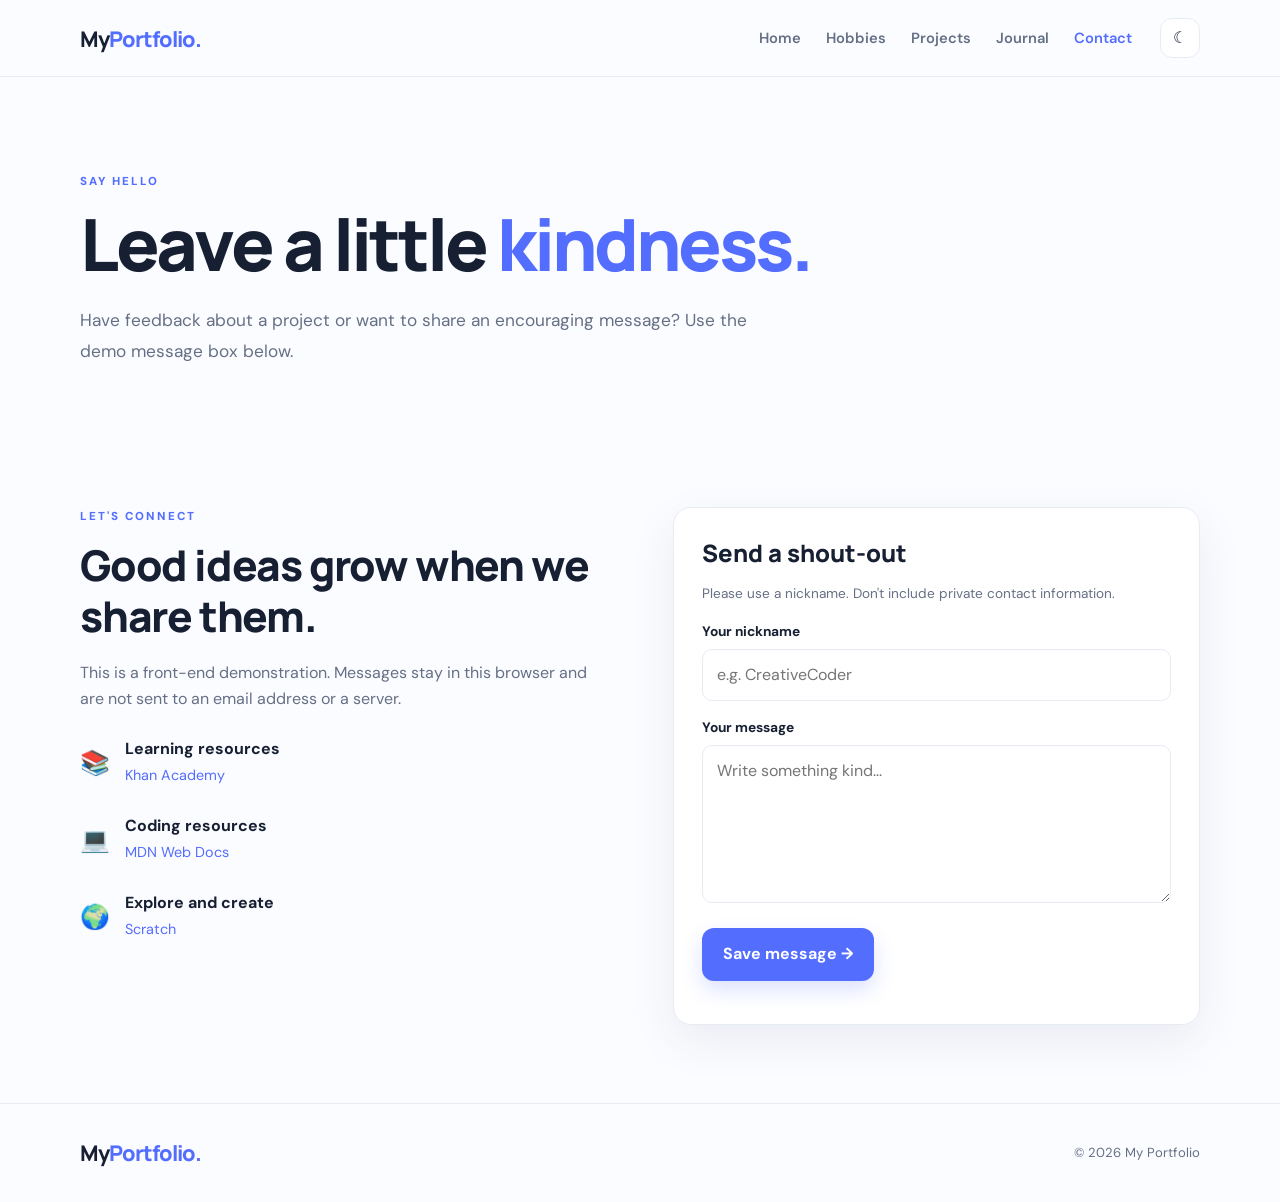
<file: contact.html>
<!Author:Abhivaadya Sharma>
<!DOCTYPE html>
<html lang="en">
<head><meta charset="UTF-8"><meta name="viewport" content="width=device-width, initial-scale=1.0"><title>Contact | My Portfolio</title><link rel="stylesheet" href="css/style.css"><script src="js/script.js" defer></script></head>
<body>
<header class="site-header" id="top"><nav class="navbar container" aria-label="Main navigation"><a class="brand" href="index.html">My<span>Portfolio.</span></a><button class="menu-toggle" aria-label="Toggle navigation" aria-expanded="false">☰</button><div class="nav-links"><a href="index.html">Home</a><a href="hobbies.html">Hobbies</a><a href="projects.html">Projects</a><a href="journal.html">Journal</a><a class="active" href="contact.html">Contact</a></div><button class="theme-toggle" aria-label="Toggle dark mode">☾</button></nav></header>
<main>
<section class="page-hero container"><p class="eyebrow">SAY HELLO</p><h1>Leave a little <span>kindness.</span></h1><p class="lead">Have feedback about a project or want to share an encouraging message? Use the demo message box below.</p></section>
<section class="section container contact-layout">
  <div class="contact-intro"><p class="eyebrow">LET'S CONNECT</p><h2>Good ideas grow when we share them.</h2><p>This is a front-end demonstration. Messages stay in this browser and are not sent to an email address or a server.</p><div class="contact-detail"><span>📚</span><div><strong>Learning resources</strong><p><a href="https://www.khanacademy.org/" target="_blank" rel="noopener noreferrer">Khan Academy</a></p></div></div><div class="contact-detail"><span>💻</span><div><strong>Coding resources</strong><p><a href="https://developer.mozilla.org/" target="_blank" rel="noopener noreferrer">MDN Web Docs</a></p></div></div><div class="contact-detail"><span>🌍</span><div><strong>Explore and create</strong><p><a href="https://scratch.mit.edu/" target="_blank" rel="noopener noreferrer">Scratch</a></p></div></div></div>
  <form class="contact-form" id="contact-form"><h2>Send a shout-out</h2><p class="form-note">Please use a nickname. Don't include private contact information.</p><label for="sender-name">Your nickname</label><input id="sender-name" name="name" maxlength="30" required placeholder="e.g. CreativeCoder"><label for="sender-message">Your message</label><textarea id="sender-message" name="message" rows="5" maxlength="300" required placeholder="Write something kind..."></textarea><button class="button primary" type="submit">Save message →</button><p id="form-status" class="form-status" role="status"></p><div id="saved-messages" class="saved-messages"></div></form>
</section>
</main>
<footer class="site-footer"><div class="container footer-inner"><a class="brand" href="index.html">My<span>Portfolio.</span></a><p>© <span class="year"></span> My Portfolio</p></div></footer><button class="back-to-top" aria-label="Back to top">↑</button>
</body></html>
</file>
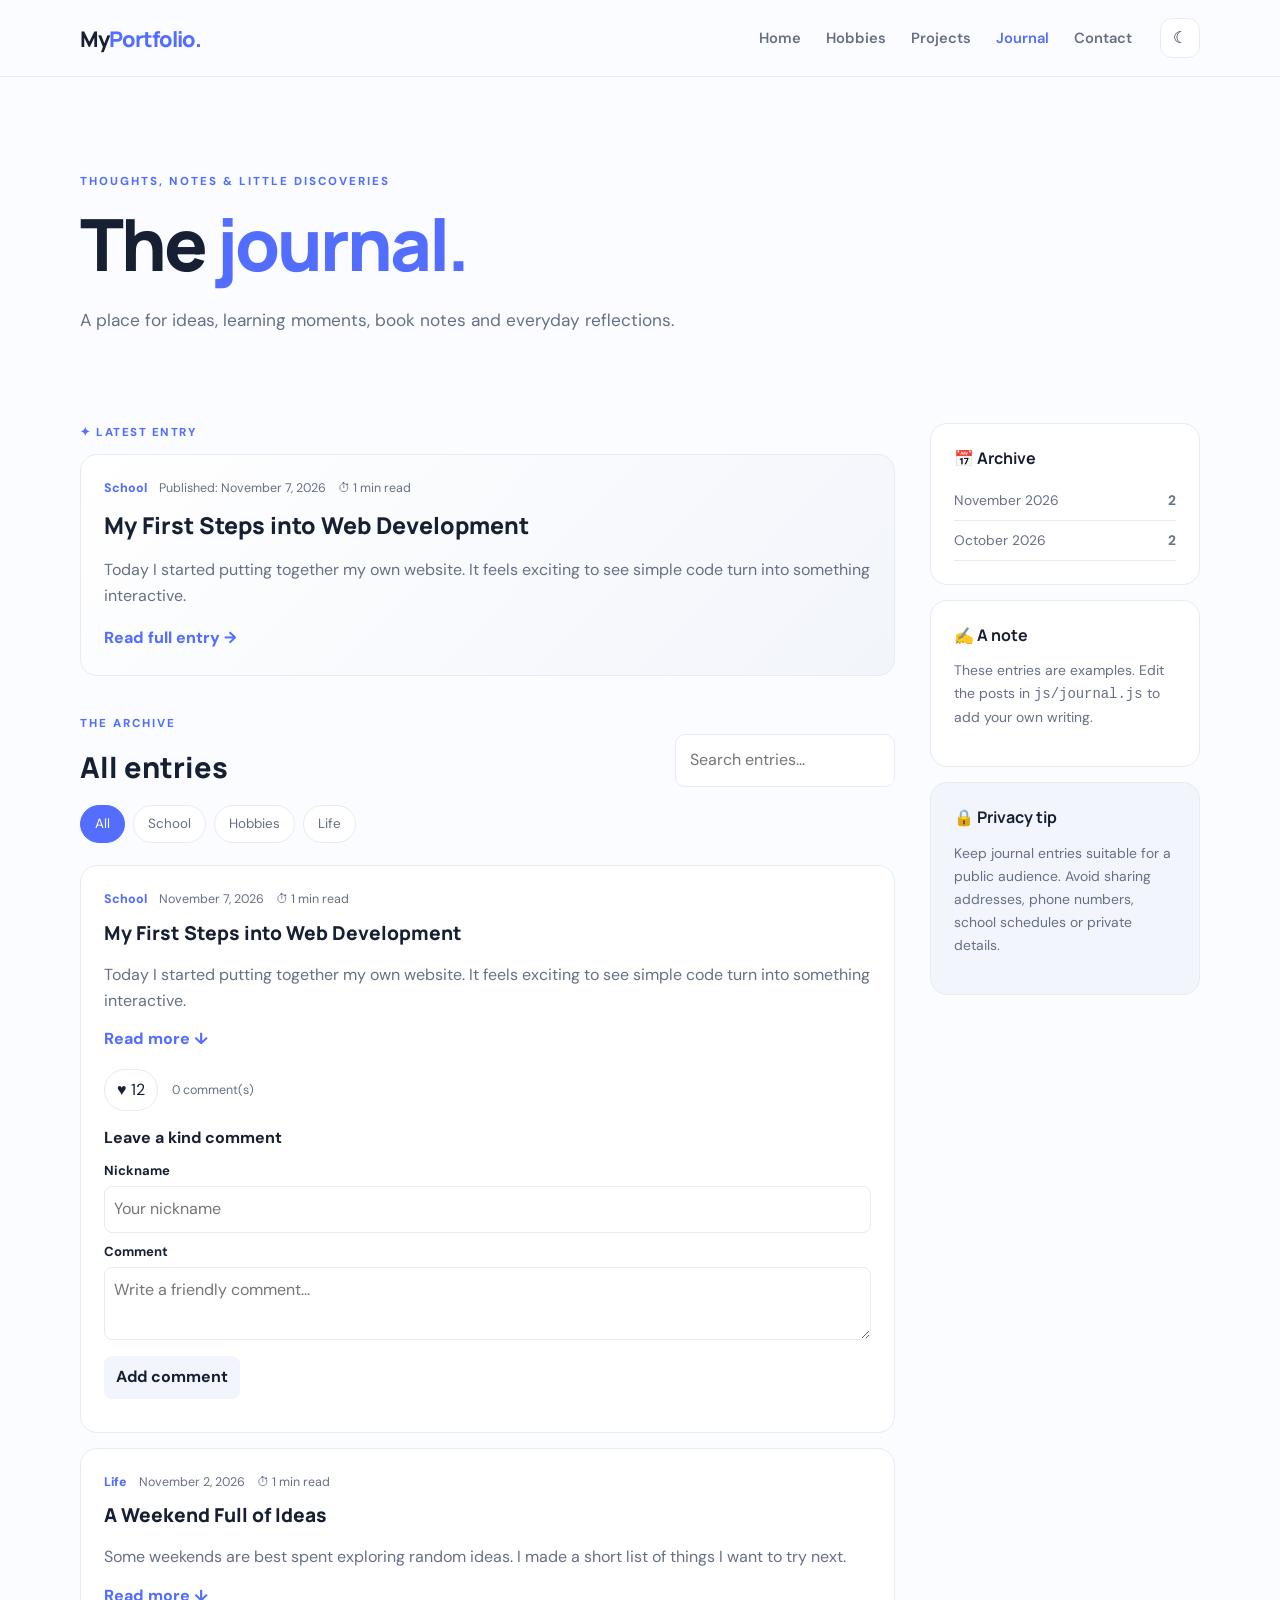
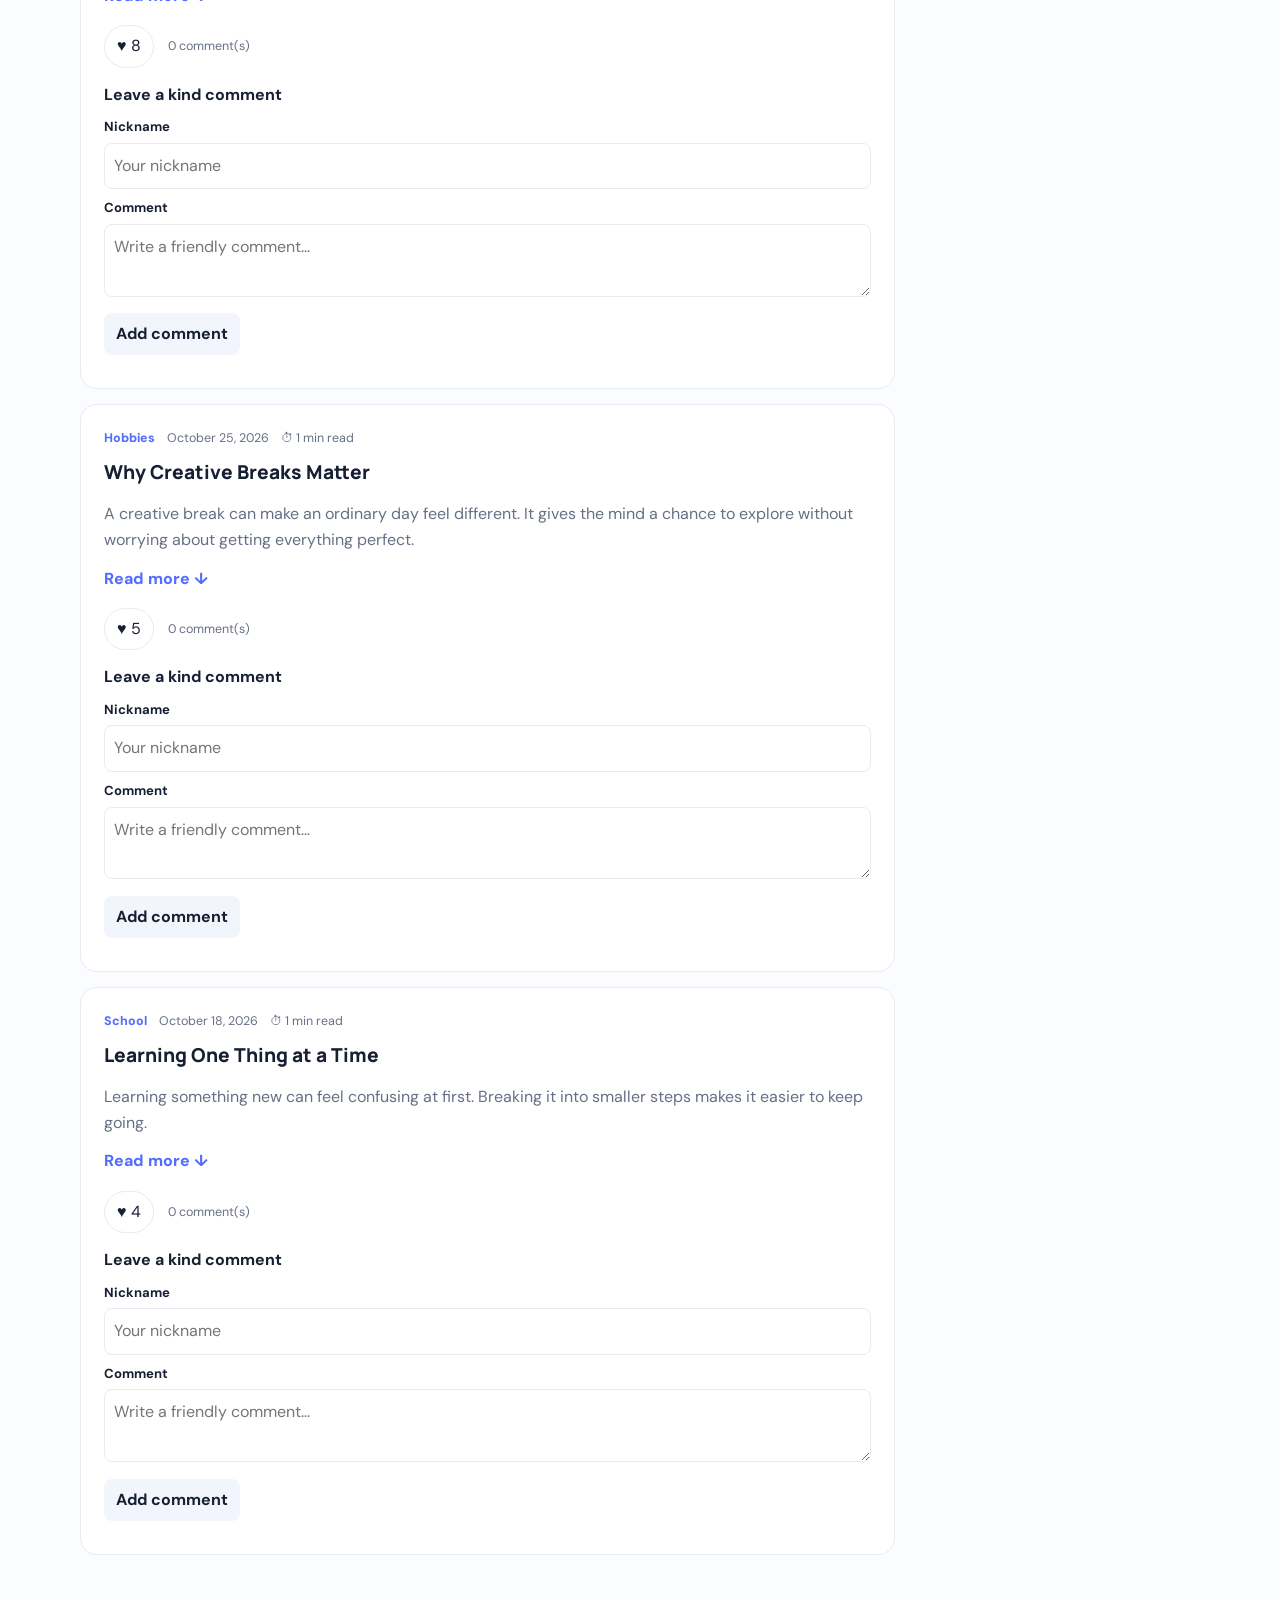
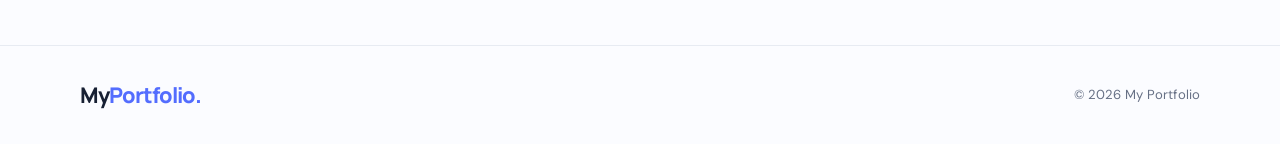
<file: journal.html>
<!Author:Abhivaadya Sharma>
<!DOCTYPE html>
<html lang="en">
<head><meta charset="UTF-8"><meta name="viewport" content="width=device-width, initial-scale=1.0"><title>Journal | My Portfolio</title><link rel="stylesheet" href="css/style.css"><script src="js/script.js" defer></script><script src="js/journal.js" defer></script></head>
<body>
<header class="site-header" id="top"><nav class="navbar container" aria-label="Main navigation"><a class="brand" href="index.html">My<span>Portfolio.</span></a><button class="menu-toggle" aria-label="Toggle navigation" aria-expanded="false">☰</button><div class="nav-links"><a href="index.html">Home</a><a href="hobbies.html">Hobbies</a><a href="projects.html">Projects</a><a class="active" href="journal.html">Journal</a><a href="contact.html">Contact</a></div><button class="theme-toggle" aria-label="Toggle dark mode">☾</button></nav></header>
<main>
<section class="page-hero container"><p class="eyebrow">THOUGHTS, NOTES & LITTLE DISCOVERIES</p><h1>The <span>journal.</span></h1><p class="lead">A place for ideas, learning moments, book notes and everyday reflections.</p></section>
<section class="container journal-layout">
  <div class="journal-main">
    <div class="latest-label">✦ LATEST ENTRY</div><div id="latest-entry"></div>
    <div class="journal-toolbar"><div><p class="eyebrow">THE ARCHIVE</p><h2>All entries</h2></div><input id="journal-search" type="search" placeholder="Search entries..." aria-label="Search journal entries"></div>
    <div class="filter-row" id="journal-filters"><button class="filter-button active" data-filter="All">All</button><button class="filter-button" data-filter="School">School</button><button class="filter-button" data-filter="Hobbies">Hobbies</button><button class="filter-button" data-filter="Life">Life</button></div>
    <div id="journal-feed" class="journal-feed" aria-live="polite"></div>
  </div>
  <aside class="journal-sidebar"><div class="sidebar-card"><h3>📅 Archive</h3><div id="journal-archive"></div></div><div class="sidebar-card"><h3>✍️ A note</h3><p>These entries are examples. Edit the posts in <code>js/journal.js</code> to add your own writing.</p></div><div class="sidebar-card privacy-note"><h3>🔒 Privacy tip</h3><p>Keep journal entries suitable for a public audience. Avoid sharing addresses, phone numbers, school schedules or private details.</p></div></aside>
</section>
</main>
<footer class="site-footer"><div class="container footer-inner"><a class="brand" href="index.html">My<span>Portfolio.</span></a><p>© <span class="year"></span> My Portfolio</p></div></footer><button class="back-to-top" aria-label="Back to top">↑</button>
</body></html>
</file>
<file: css/style.css>
/*Author:Abhivaadya Sharma*/
@import url('https://fonts.googleapis.com/css2?family=DM+Sans:wght@400;500;600;700&family=Manrope:wght@400;500;600;700;800&display=swap');
:root{--bg:#fbfcff;--surface:#fff;--soft:#f2f5fb;--text:#172033;--muted:#667085;--line:#e7ebf2;--accent:#536dfe;--accent2:#8c6cff;--shadow:0 16px 45px rgba(31,48,89,.08)}
*{box-sizing:border-box}html{scroll-behavior:smooth}body{margin:0;background:var(--bg);color:var(--text);font-family:'DM Sans',sans-serif;line-height:1.65;transition:background .25s,color .25s}body.dark{--bg:#101522;--surface:#192235;--soft:#202b40;--text:#edf2ff;--muted:#a8b3c8;--line:#2d3950;--shadow:0 16px 45px rgba(0,0,0,.22)}a{color:inherit;text-decoration:none}button,input,textarea{font:inherit}.container{width:min(1120px,90%);margin:auto}.site-header{position:sticky;top:0;z-index:20;background:color-mix(in srgb,var(--bg) 90%,transparent);backdrop-filter:blur(16px);border-bottom:1px solid var(--line)}.navbar{height:76px;display:flex;align-items:center;gap:28px}.brand{font:800 1.35rem Manrope,sans-serif;letter-spacing:-1px;white-space:nowrap}.brand span{color:var(--accent)}.nav-links{display:flex;align-items:center;gap:25px;margin-left:auto}.nav-links a{font-size:.92rem;color:var(--muted);font-weight:600;transition:.2s}.nav-links a:hover,.nav-links a.active{color:var(--accent)}.theme-toggle,.menu-toggle{border:1px solid var(--line);background:var(--surface);color:var(--text);width:40px;height:40px;border-radius:12px;cursor:pointer}.menu-toggle{display:none}.hero{min-height:590px;display:grid;grid-template-columns:1.15fr .85fr;align-items:center;gap:65px;padding-top:65px;padding-bottom:70px}.eyebrow{font-size:.72rem;font-weight:800;letter-spacing:2px;color:var(--accent);margin:0 0 14px}.hero h1,.page-hero h1{font:800 clamp(2.8rem,6vw,5rem)/1.08 Manrope,sans-serif;letter-spacing:-3px;margin:0 0 22px}.hero h1 span,.page-hero h1 span,.section-heading h2 span{color:var(--accent)}.lead{font-size:1.08rem;line-height:1.8;color:var(--muted);max-width:610px}.hero-actions{display:flex;gap:13px;flex-wrap:wrap;margin:30px 0 22px}.button{display:inline-flex;align-items:center;justify-content:center;gap:12px;padding:12px 20px;border-radius:12px;font-weight:700;border:1px solid transparent;cursor:pointer;transition:transform .2s,box-shadow .2s}.button:hover{transform:translateY(-3px)}.primary{background:var(--accent);color:#fff;box-shadow:0 9px 20px rgba(83,109,254,.2)}.secondary{background:var(--surface);border-color:var(--line)}.mini-note{font-size:.88rem;color:var(--muted)}.mini-note strong{color:var(--text)}.hero-visual{position:relative;display:grid;place-items:center;min-height:390px}.profile-frame{width:min(330px,75vw);height:370px;border-radius:46% 46% 25px 25px;background:linear-gradient(145deg,#dce5ff,#eee5ff);overflow:hidden;box-shadow:var(--shadow);transform:rotate(2deg)}.profile-frame img{width:100%;height:100%;object-fit:cover}.avatar-fallback{height:100%;display:none;place-items:center;font-size:7rem;color:#536dfe}.floating-card{position:absolute;background:var(--surface);padding:12px 17px;border-radius:14px;box-shadow:var(--shadow);font-weight:700;font-size:.9rem}.card-one{top:55px;left:0;transform:rotate(-5deg)}.card-two{bottom:45px;right:-5px;transform:rotate(4deg)}.section{padding-top:78px;padding-bottom:78px}.section-heading{text-align:center;margin-bottom:38px}.section-heading.left{text-align:left}.section-heading h2,.callout h2,.contact-intro h2{font:800 clamp(1.8rem,4vw,2.65rem)/1.2 Manrope,sans-serif;letter-spacing:-1.2px;margin:0 0 10px}.section-heading>p:last-child{color:var(--muted);margin:0}.highlight-grid{display:grid;grid-template-columns:repeat(4,1fr);gap:17px}.highlight-card,.interest-card{background:var(--surface);border:1px solid var(--line);border-radius:18px;padding:25px;transition:.25s}.highlight-card:hover,.interest-card:hover,.project-card:hover{transform:translateY(-5px);box-shadow:var(--shadow)}.icon-box{width:48px;height:48px;border-radius:14px;display:grid;place-items:center;font-size:1.4rem;margin-bottom:18px}.blue{background:#e8efff}.purple{background:#f0eaff}.orange{background:#fff0df}.green{background:#e3f8ed}.highlight-card h3,.interest-card h3,.project-card h3{font:700 1.08rem Manrope,sans-serif;margin:0 0 8px}.highlight-card p,.interest-card p,.project-card p{color:var(--muted);font-size:.92rem;margin:0}.quote-band{background:var(--soft);padding:65px 0;text-align:center}.quote-content h2{font:700 clamp(1.5rem,3.5vw,2.35rem)/1.4 Manrope,sans-serif;max-width:800px;margin:0 auto 14px}.quote-content>p:last-child{color:var(--muted)}.feature-grid{display:grid;grid-template-columns:repeat(3,1fr);gap:18px}.feature-card{padding:27px;border-radius:18px;border:1px solid var(--line);background:var(--surface);transition:.2s}.feature-card:hover{border-color:var(--accent);transform:translateY(-4px)}.feature-card span,.project-type{font-size:.68rem;letter-spacing:1.5px;color:var(--accent);font-weight:800}.feature-card h3{font:800 1.35rem Manrope;margin:22px 0 8px}.feature-card p{color:var(--muted);font-size:.92rem}.feature-card b{color:var(--accent);font-size:.9rem}.page-hero{padding-top:95px;padding-bottom:45px}.page-hero h1{font-size:clamp(2.7rem,6vw,4.5rem)}.page-hero .lead{max-width:680px}.interest-grid{display:grid;grid-template-columns:repeat(2,1fr);gap:18px}.interest-card{padding:28px}.interest-emoji{font-size:2rem;margin-bottom:15px}.soft-section{background:var(--soft)}.carousel{display:flex;align-items:center;gap:14px;max-width:850px;margin:auto}.carousel-window{overflow:hidden;flex:1;border-radius:20px;background:var(--surface);box-shadow:var(--shadow)}.carousel-slide{display:none;margin:0}.carousel-slide.active{display:block;animation:fade .35s}.carousel-slide img{width:100%;height:420px;object-fit:cover;display:block}.carousel-slide figcaption{padding:14px 18px;font-weight:700}.carousel-arrow{border:0;background:var(--surface);color:var(--accent);font-size:2rem;width:45px;height:45px;border-radius:50%;cursor:pointer;box-shadow:var(--shadow)}.carousel-dots{display:flex;justify-content:center;gap:8px;margin-top:18px}.carousel-dots button{height:9px;width:9px;border:0;border-radius:50%;background:#b9c2d6;cursor:pointer}.carousel-dots button.active{background:var(--accent);width:24px;border-radius:8px}.top-five{list-style:none;padding:0;max-width:700px;margin:auto}.top-five li{display:flex;align-items:center;gap:20px;padding:17px 10px;border-bottom:1px solid var(--line)}.top-five li>span{font:800 1.1rem Manrope;color:var(--accent)}.top-five small{display:block;color:var(--muted)}.accordion{max-width:780px;margin:auto;border-top:1px solid var(--line)}.accordion-item{border-bottom:1px solid var(--line)}.accordion-trigger{width:100%;padding:19px 5px;border:0;background:none;color:var(--text);display:flex;justify-content:space-between;font-weight:700;text-align:left;cursor:pointer}.accordion-panel{display:none;padding:0 5px 18px;color:var(--muted)}.accordion-item.open .accordion-panel{display:block}.accordion-item.open .accordion-trigger span{transform:rotate(45deg)}.project-grid{display:grid;grid-template-columns:repeat(3,1fr);gap:20px}.project-card{background:var(--surface);border:1px solid var(--line);border-radius:18px;overflow:hidden;transition:.25s}.project-card>img{width:100%;height:190px;object-fit:cover;display:block}.project-body{padding:23px}.project-body h3{margin-top:9px}.tag-row{display:flex;gap:7px;flex-wrap:wrap;margin:17px 0}.tag-row span{font-size:.72rem;padding:5px 9px;border-radius:20px;background:var(--soft);color:var(--muted)}.text-link{font-size:.86rem;color:var(--accent);font-weight:700}.placeholder-art{height:190px;display:grid;place-items:center;font-size:4rem;background:linear-gradient(135deg,#e7edff,#f2eaff)}.skills-grid{display:grid;grid-template-columns:repeat(2,1fr);gap:13px}.skill{display:flex;align-items:center;gap:14px;background:var(--surface);border:1px solid var(--line);padding:16px;border-radius:15px}.skill>span{font-size:1.6rem}.skill strong,.skill small{display:block}.skill small{color:var(--muted)}.skill em{margin-left:auto;color:var(--accent);font-size:.75rem;font-style:normal;font-weight:700}.callout{padding:35px;border-radius:22px;background:var(--soft);display:flex;align-items:center;justify-content:space-between;gap:25px}.callout p:last-child{color:var(--muted);margin-bottom:0}.journal-layout{display:grid;grid-template-columns:minmax(0,1fr) 270px;gap:35px;padding-top:25px;padding-bottom:90px}.latest-label{font-size:.72rem;letter-spacing:1.5px;font-weight:800;color:var(--accent);margin-bottom:12px}.latest-card,.post-card,.sidebar-card{background:var(--surface);border:1px solid var(--line);border-radius:17px;padding:23px}.latest-card{background:linear-gradient(135deg,var(--surface),var(--soft));margin-bottom:38px}.post-meta{font-size:.78rem;color:var(--muted);display:flex;gap:12px;flex-wrap:wrap}.category{color:var(--accent);font-weight:800}.latest-card h2,.post-card h3{font:800 1.45rem Manrope;margin:10px 0}.latest-card p,.post-card p{color:var(--muted)}.journal-toolbar{display:flex;align-items:end;justify-content:space-between;gap:15px}.journal-toolbar h2{font:800 1.8rem Manrope;margin:0}.journal-toolbar input,.contact-form input,.contact-form textarea{width:100%;padding:12px 14px;border:1px solid var(--line);border-radius:10px;background:var(--surface);color:var(--text);outline:none}.journal-toolbar input{max-width:220px}.journal-toolbar input:focus,.contact-form input:focus,.contact-form textarea:focus{border-color:var(--accent)}.filter-row{display:flex;gap:8px;flex-wrap:wrap;margin:18px 0 22px}.filter-button{border:1px solid var(--line);background:var(--surface);color:var(--muted);padding:7px 14px;border-radius:30px;cursor:pointer;font-size:.84rem}.filter-button.active{background:var(--accent);border-color:var(--accent);color:#fff}.journal-feed{display:grid;gap:15px}.post-card h3{font-size:1.2rem}.post-card .snippet{margin-bottom:12px}.read-more{border:0;background:none;color:var(--accent);font-weight:800;padding:0;cursor:pointer}.full-post{display:none;border-top:1px solid var(--line);margin-top:16px;padding-top:14px}.post-card.expanded .full-post{display:block}.post-actions{display:flex;align-items:center;gap:14px;margin-top:16px}.like-button{border:1px solid var(--line);background:var(--surface);border-radius:30px;padding:7px 12px;cursor:pointer;color:var(--text)}.like-button.liked{color:#e34f76;border-color:#e9a4b6}.comment-area{margin-top:14px}.comment-area label{display:block;font-size:.82rem;font-weight:700;margin:8px 0 5px}.comment-area input,.comment-area textarea{width:100%;padding:9px;border:1px solid var(--line);border-radius:8px;background:var(--surface);color:var(--text)}.comment-area textarea{min-height:65px;resize:vertical}.comment-area button{margin-top:8px;border:0;background:var(--soft);color:var(--text);padding:8px 12px;border-radius:8px;cursor:pointer;font-weight:700}.comment-list{font-size:.85rem;color:var(--muted);margin-top:10px}.comment-list p{padding:8px;background:var(--soft);border-radius:8px;margin:6px 0}.sidebar-card{margin-bottom:15px}.sidebar-card h3{font:700 1rem Manrope;margin:0 0 12px}.sidebar-card p{font-size:.87rem;color:var(--muted)}.archive-link{display:flex;justify-content:space-between;padding:8px 0;border-bottom:1px solid var(--line);font-size:.86rem;color:var(--muted);cursor:pointer}.privacy-note{background:var(--soft)}.contact-layout{display:grid;grid-template-columns:1fr 1fr;gap:65px}.contact-intro h2{margin-bottom:18px}.contact-intro>p:not(.eyebrow){color:var(--muted)}.contact-detail{display:flex;gap:15px;align-items:center;margin-top:23px}.contact-detail>span{font-size:1.5rem}.contact-detail p{margin:2px 0;color:var(--muted);font-size:.9rem}.contact-detail a{color:var(--accent)}.contact-form{padding:28px;background:var(--surface);border:1px solid var(--line);border-radius:18px;box-shadow:var(--shadow)}.contact-form h2{font:800 1.5rem Manrope;margin:0}.form-note{font-size:.85rem;color:var(--muted)}.contact-form label{display:block;font-weight:700;font-size:.86rem;margin:15px 0 6px}.contact-form textarea{resize:vertical}.contact-form .button{margin-top:17px}.form-status{font-size:.88rem;color:var(--accent)}.saved-messages{margin-top:15px}.saved-message{padding:10px;background:var(--soft);border-radius:9px;margin-top:8px;font-size:.86rem}.saved-message p{margin:4px 0;color:var(--muted)}.site-footer{border-top:1px solid var(--line);padding:25px 0}.footer-inner{display:flex;align-items:center;justify-content:space-between;gap:20px}.footer-inner p{font-size:.82rem;color:var(--muted)}.back-to-top{position:fixed;right:22px;bottom:22px;width:43px;height:43px;border:0;border-radius:13px;background:var(--accent);color:#fff;font-size:1.3rem;box-shadow:var(--shadow);cursor:pointer;opacity:0;pointer-events:none;transform:translateY(10px);transition:.2s}.back-to-top.visible{opacity:1;pointer-events:auto;transform:translateY(0)}@keyframes fade{from{opacity:.4}to{opacity:1}}
@media(max-width:850px){.nav-links{gap:13px}.hero{gap:25px}.highlight-grid{grid-template-columns:repeat(2,1fr)}.project-grid{grid-template-columns:repeat(2,1fr)}.journal-layout{grid-template-columns:1fr}.journal-sidebar{display:grid;grid-template-columns:repeat(2,1fr);gap:12px}.sidebar-card{margin:0}.contact-layout{gap:30px}}
@media(max-width:650px){.navbar{height:67px}.menu-toggle{display:block;margin-left:auto}.nav-links{display:none;position:absolute;top:67px;left:0;right:0;background:var(--surface);padding:18px 5%;border-bottom:1px solid var(--line);flex-direction:column;align-items:flex-start;gap:15px}.nav-links.open{display:flex}.theme-toggle{margin-left:0}.hero{grid-template-columns:1fr;padding-top:55px;text-align:center}.hero .lead{margin-inline:auto}.hero-actions{justify-content:center}.hero-visual{min-height:330px}.profile-frame{height:300px}.card-one{left:5%}.card-two{right:3%}.section{padding-top:58px;padding-bottom:58px}.highlight-grid,.interest-grid,.feature-grid,.project-grid,.skills-grid,.contact-layout{grid-template-columns:1fr}.page-hero{padding-top:65px}.page-hero h1,.hero h1{letter-spacing:-2px}.carousel{gap:6px}.carousel-slide img{height:260px}.carousel-arrow{width:35px;height:35px;font-size:1.6rem}.callout{align-items:flex-start;flex-direction:column}.journal-toolbar{align-items:stretch;flex-direction:column}.journal-toolbar input{max-width:none}.journal-sidebar{grid-template-columns:1fr}.footer-inner{flex-direction:column;align-items:flex-start;gap:5px}.contact-layout{gap:35px}}
</file>
